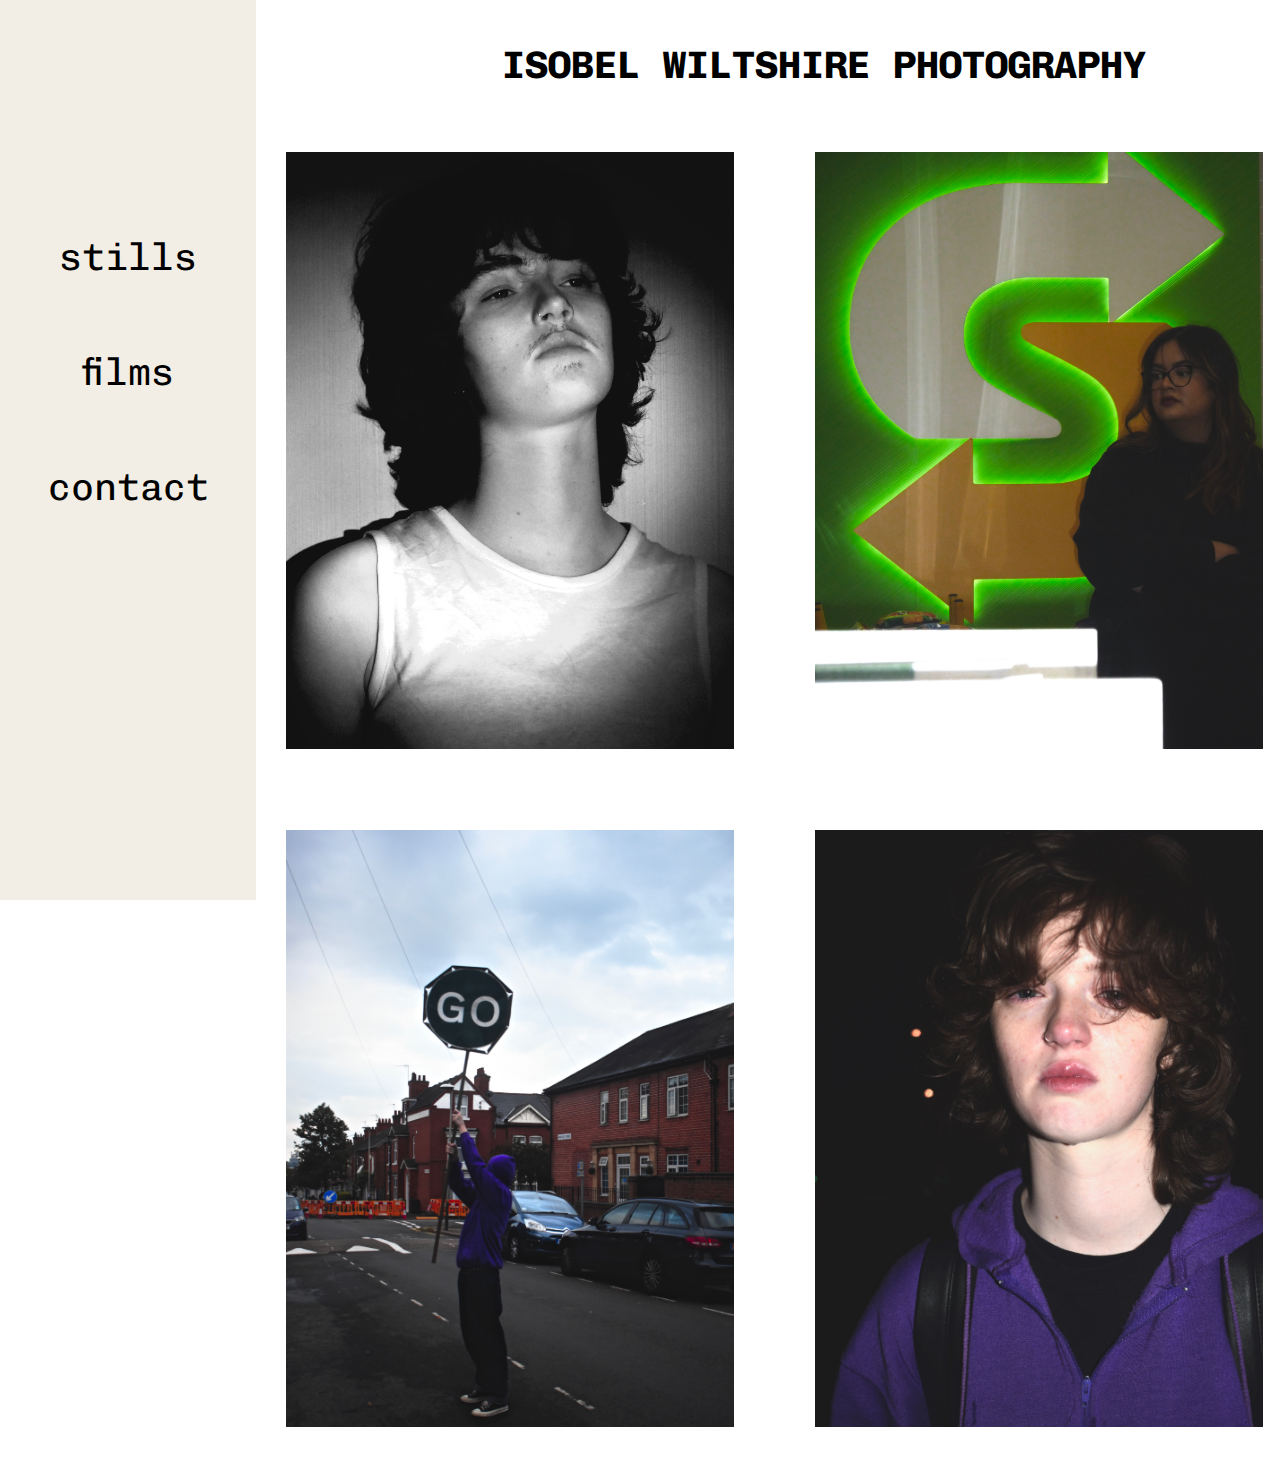
<file: vsc/index.html>
<!DOCTYPE html>
<html lang="en">
<head>
    <meta charset="UTF-8">
    <meta http-equiv="X-UA-Compatible" content="IE=edge">
    <meta name="viewport" content="width=device-width, initial-scale=1.0">
    <link rel="stylesheet" type="text/css" href="css/styles.css">
    <title>Photography Portfolio Site</title>
</head>
<body>
    <!-- Heaading of my website -->
   <h1 class="title">ISOBEL WILTSHIRE PHOTOGRAPHY</h1>
   <!-- This navbar is used to navigate through the three different links, 'stills' is my only wokring link. -->
   <ul>
    <nav class="navbar">
       <li><a href="urban.html">stills</a></li>
       <li><a href="#">films</a></li>
       <li><a href="#">contact</a></li>
      </nav>
    </ul> 
    <!-- These are the four main images on my home page. I used the <div> element to style them in CSS as a whole -->
<div class="hp">
    <img src="images/DSC_0813.jpg" alt="image">
    <img src="images/P1030487.jpg" alt="image">
    <img src="images/DSC_0348.jpg" alt="image">
    <img src="images/DSC_0065.jpg" alt="image">
</div>
</body>
</html>
</file>
<file: vsc/css/styles.css>
/* These links were imported from google fonts to stylize my website*/
@import url('https://fonts.googleapis.com/css2?family=Chivo+Mono:wght@500&family=Francois+One&display=swap');
@import url('https://fonts.googleapis.com/css2?family=Chivo+Mono:wght@200;500&family=Francois+One&display=swap');
/* I used one of my imported fonts on the header and used the "vw" sizing for responsive text so the font will change with the window size.
 I used the "float: right" feature so the header would be on the opposite side of the navbar  */
.title {
    font-family: 'Chivo Mono', monospace; 
    font-size: 3vw;
    float:right;
    margin-right: 10%;
}
/*I put the navbar into a fixed box that remains in place when scrolling
for easy access to the links. I used text-align to place the text in the centre 
of the navbar and altered the line height to create more space*/
.navbar {
    font-size: 3vw;
    font-family: 'Chivo Mono', monospace;
    color: black;
    padding-top: 200px;
    text-align: center;
    line-height: 300%;
    margin: 0%;
    height: 100%;
    width: 20vw;
    position:fixed;
    z-index: 1;
    top: 0;
    left: 0;
    overflow-x: hidden;
    box-sizing: border-box;
    display: block;
    background-color: rgb(242, 238, 229)
    }
 /* I used "text-decoration: none" to remove the automatic underline on the links in my navbar*/
a:link {
  text-decoration: none;
  color: black
}

a:visited {
  text-decoration: none;
  color: black
}

a:hover {
  color: rgb(213, 213, 213)
}

.hp {
  text-align: center;
  float: left;
  padding-left: 10%;
  width: 100vw
}

.stills {
  font-family: 'Chivo Mono', monospace; 
  font-size: 300%;
  text-align: center;
  padding-top: 20px;
}

.descrip {
  font-family: 'Chivo Mono', monospace;
  font-size: medium;
  color: rgb(186, 186, 186);
  text-align: center;
}

img {
  width: 35%;
  padding: 3%;
}
/* These dimensions centralize the two portrait images on each row*/
.portrait {
  float: left;
  text-align: center;
}
 /* These dimensions centralize the landscape images*/
.ls {
  width: 76%;
  margin-left: auto;
  margin-right: auto;
  display: block;
}

.main {
  padding-top: 70px;
  background-color: rgb(242, 238, 229)
}
</file>
